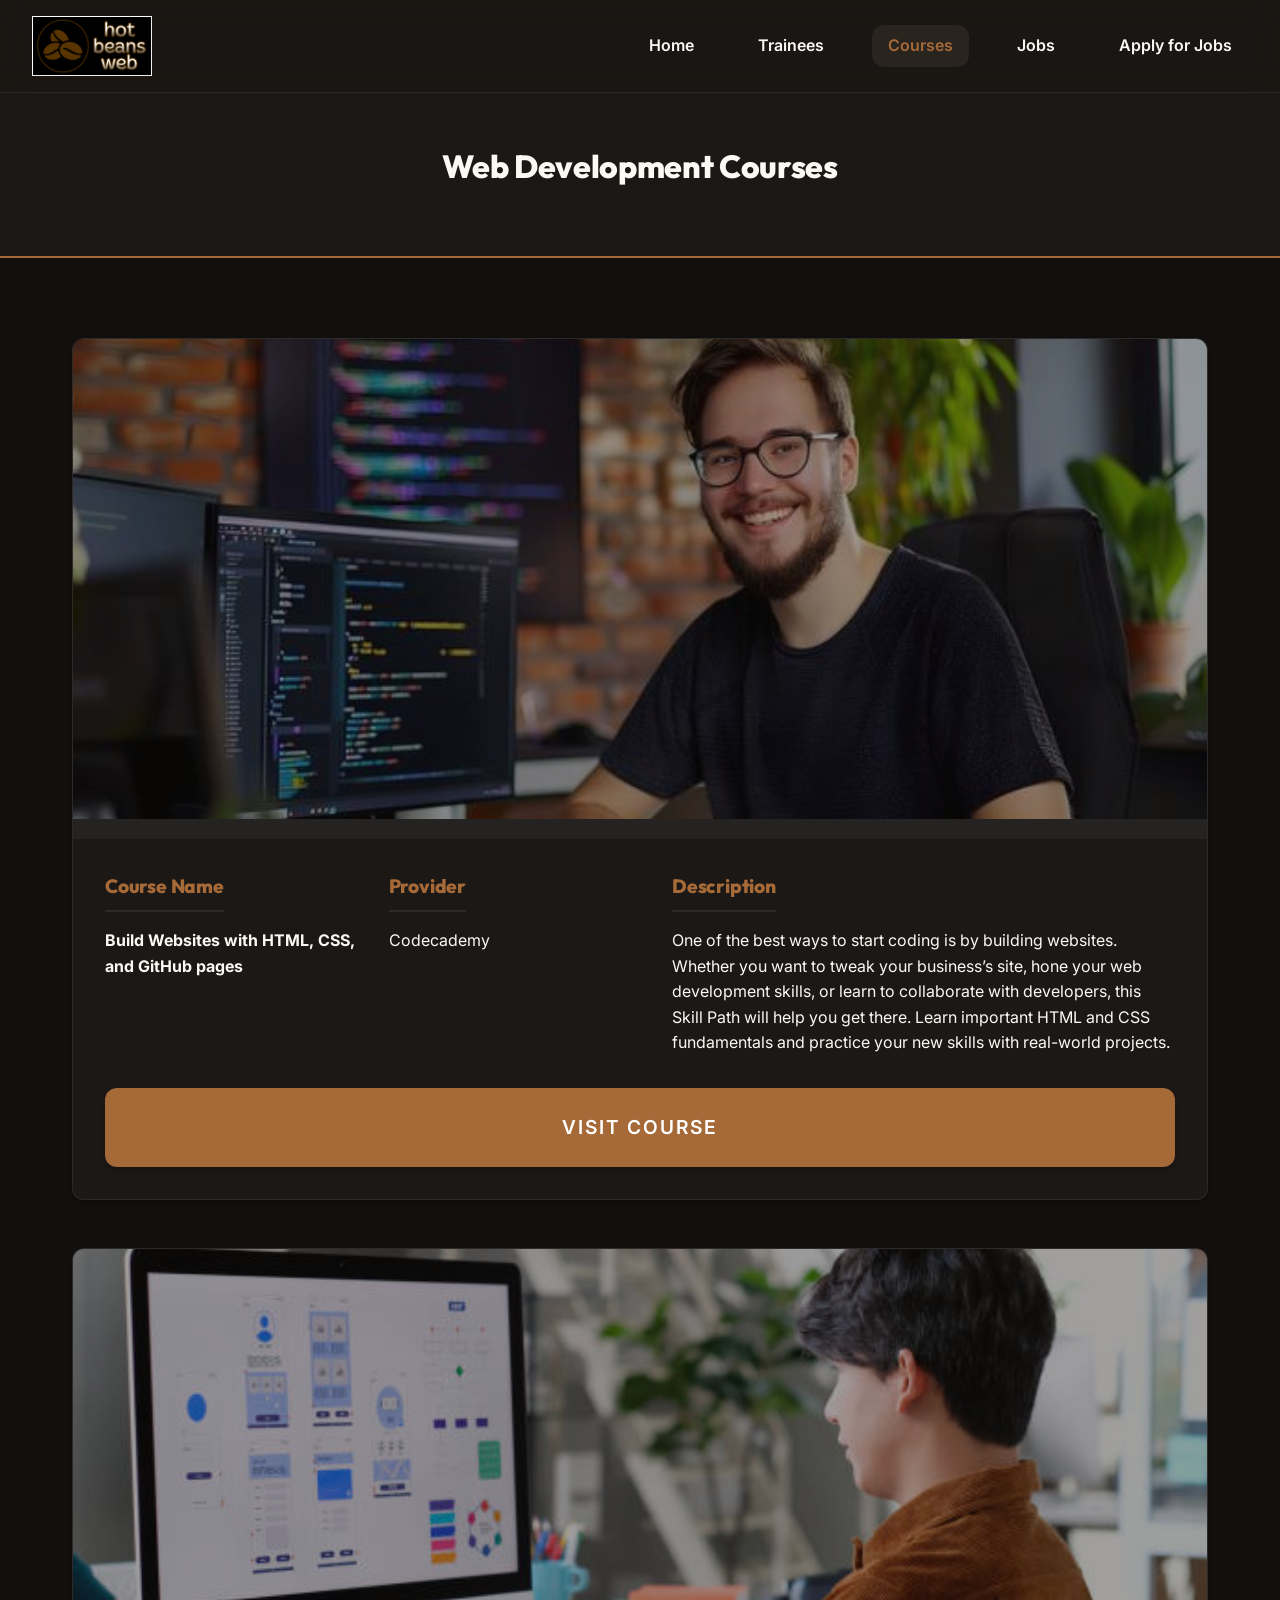
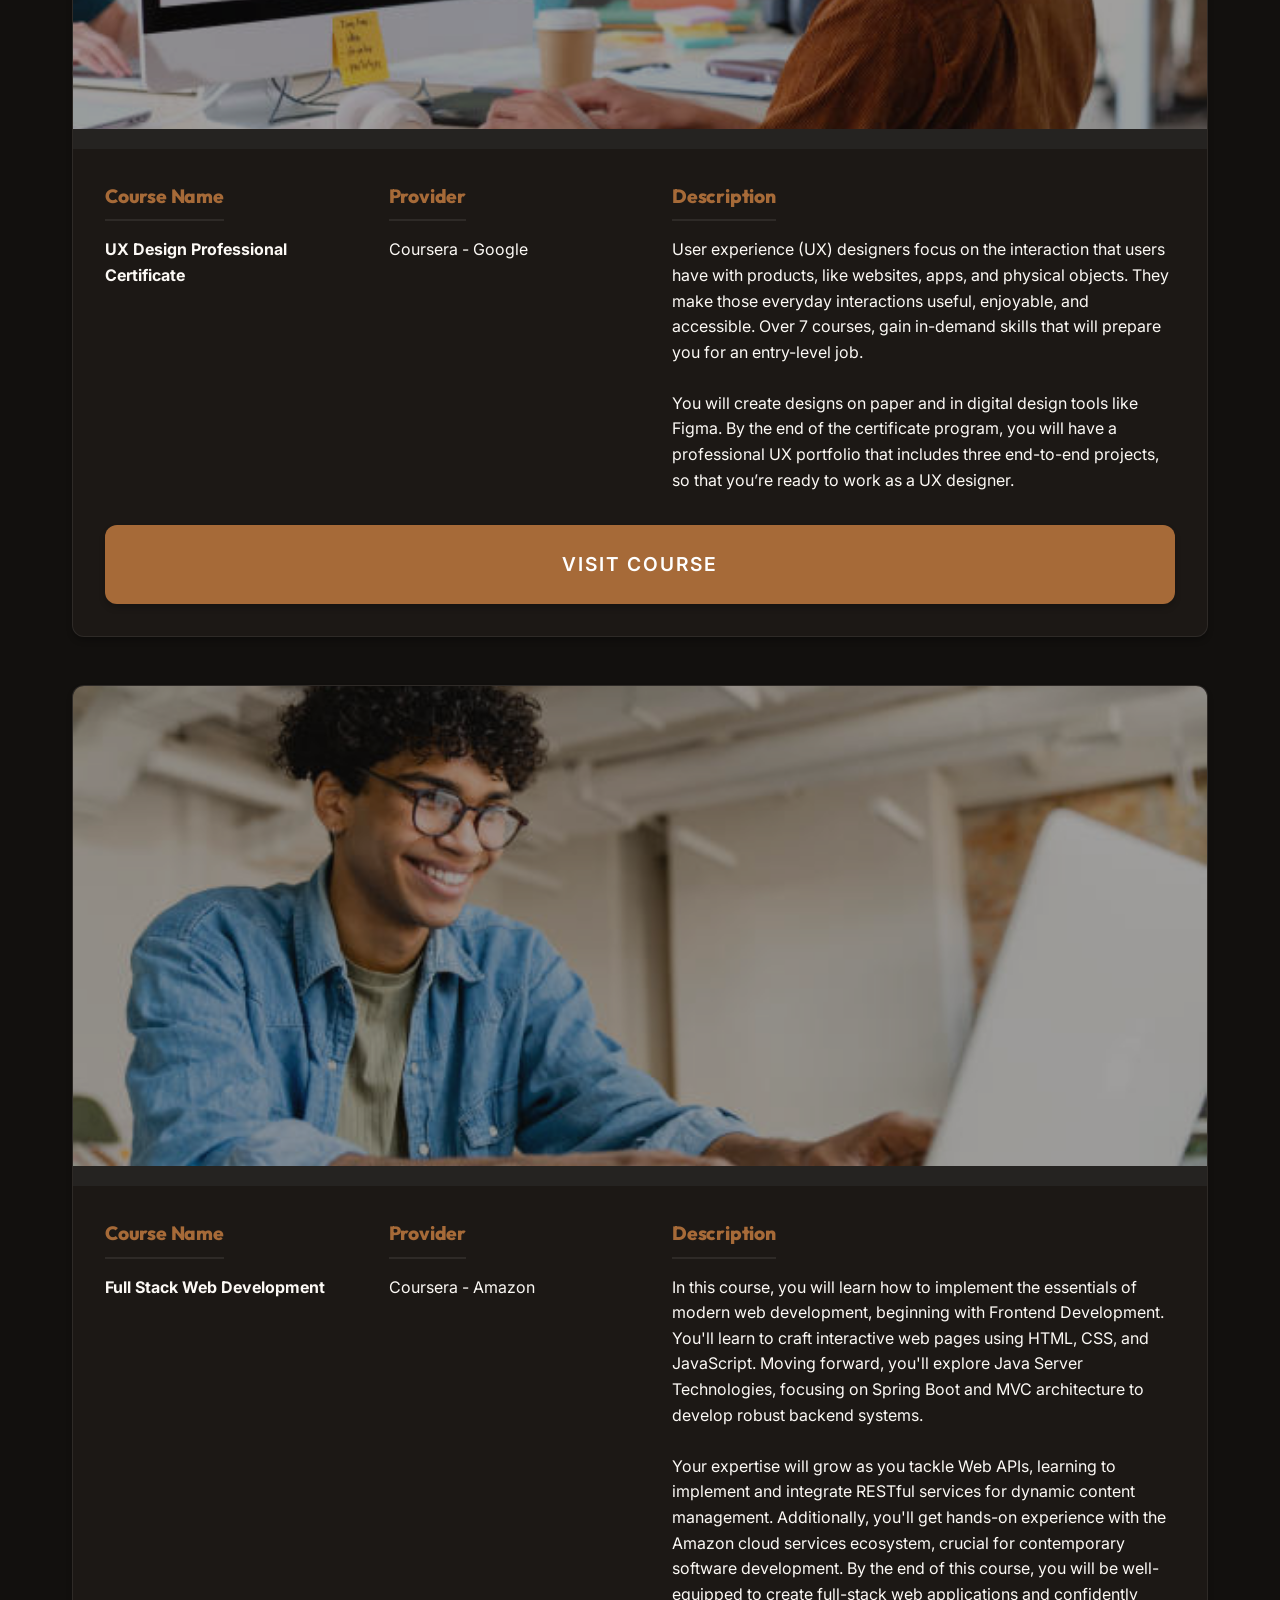
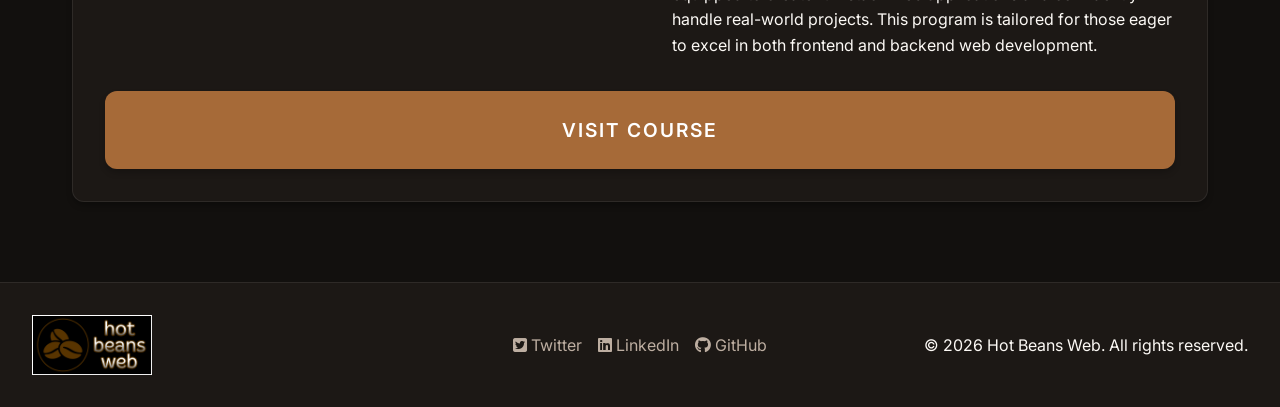
<file: courses.html>
<!DOCTYPE html>
<html lang="en">

<head>
    <link rel="icon" type="image/x-icon" href="assets/tabicon.png">
    <meta charset="UTF-8">
    <meta name="viewport" content="width=device-width, initial-scale=1.0">
    <title>HBW | Courses</title>
    <meta name="description" content="Web development courses recommended by Hot Beans Web.">
    <link rel="stylesheet" href="pagecss/allpages.css">
    <link rel="stylesheet" href="https://cdnjs.cloudflare.com/ajax/libs/font-awesome/6.4.0/css/all.min.css">
    <link rel="stylesheet" href="pagecss/courses.css">
</head>

<body>
    <div id="page-loader">
        <div class="spinner"></div>
    </div>

    <div class="page-header">
        <h1>Web Development Courses</h1>
    </div>

    <main>

        <section class="courses-container">
            <!-- Course 1 -->
            <article class="course-card">
                <div class="course-image">
                    <img src="assets/course images/webbasics.jpeg" alt="Course Image">
                </div>
                <div class="course-details">
                    <div class="course-column">
                        <h3>Course Name</h3>
                        <p><strong>Build Websites with HTML, CSS, and GitHub pages</strong></p>
                    </div>
                    <div class="course-column">
                        <h3>Provider</h3>
                        <p>Codecademy</p>
                    </div>
                    <div class="course-column">
                        <h3>Description</h3>
                        <p>One of the best ways to start coding is by building websites. Whether you want to tweak your
                            business’s site, hone your web development skills, or learn to collaborate with developers,
                            this Skill Path will help you get there. Learn important HTML and CSS fundamentals and
                            practice your new skills with real-world projects.
                        </p>
                    </div>
                </div>
                <div class="course-action">
                    <a href="https://www.codecademy.com/learn/paths/learn-how-to-build-websites" target="_blank"
                        rel="noopener noreferrer" class="btn btn-full">Visit Course</a>
                </div>
            </article>

            <!-- Course 2 -->
            <article class="course-card">
                <div class="course-image">
                    <img src="assets/course images/UXDesign.jpg" alt="Course Image">
                </div>
                <div class="course-details">
                    <div class="course-column">
                        <h3>Course Name</h3>
                        <p><strong>UX Design Professional Certificate</strong></p>
                    </div>
                    <div class="course-column">
                        <h3>Provider</h3>
                        <p>Coursera - Google</p>
                    </div>
                    <div class="course-column">
                        <h3>Description</h3>
                        <p>User experience (UX) designers focus on the interaction that users have with products, like
                            websites, apps, and physical objects. They make those everyday interactions useful,
                            enjoyable, and accessible. Over 7 courses, gain in-demand skills that will prepare you for
                            an entry-level job.
                            <br><br>
                            You will create designs on paper and in digital design tools like Figma. By the end of the
                            certificate program, you will have a professional UX portfolio that includes three
                            end-to-end projects, so that you’re ready to work as a UX designer.
                        </p>
                    </div>
                </div>
                <div class="course-action">
                    <a href="https://www.coursera.org/professional-certificates/google-ux-design" target="_blank"
                        rel="noopener noreferrer" class="btn btn-full">Visit
                        Course</a>
                </div>
            </article>

            <!-- Course 3 -->
            <article class="course-card">
                <div class="course-image">
                    <img src="assets/course images/fullstack.jpg" alt="Course Image">
                </div>
                <div class="course-details">
                    <div class="course-column">
                        <h3>Course Name</h3>
                        <p><strong>Full Stack Web Development</strong></p>
                    </div>
                    <div class="course-column">
                        <h3>Provider</h3>
                        <p>Coursera - Amazon</p>
                    </div>
                    <div class="course-column">
                        <h3>Description</h3>
                        <p>In this course, you will learn how to implement the essentials of modern web development,
                            beginning with Frontend Development. You'll learn to craft interactive web pages using HTML,
                            CSS, and JavaScript. Moving forward, you'll explore Java Server Technologies, focusing on
                            Spring Boot and MVC architecture to develop robust backend systems.</p>
                        <br>
                        <p>Your expertise will grow as you tackle Web APIs, learning to implement and integrate RESTful
                            services for dynamic content management. Additionally, you'll get hands-on experience with
                            the Amazon cloud services ecosystem, crucial for contemporary software development. By the
                            end of this course, you will be well-equipped to create full-stack web applications and
                            confidently handle real-world projects. This program is tailored for those eager to excel in
                            both frontend and backend web development.</p>
                    </div>
                </div>
                <div class="course-action">
                    <a href="https://www.coursera.org/learn/fullstack-web-development" target="_blank"
                        rel="noopener noreferrer" class="btn btn-full">Visit
                        Course</a>
                </div>
            </article>
        </section>
    </main>

    <!-- Header and Footer -->
    <script src="js/components.js"></script>
</body>

</html>
</file>
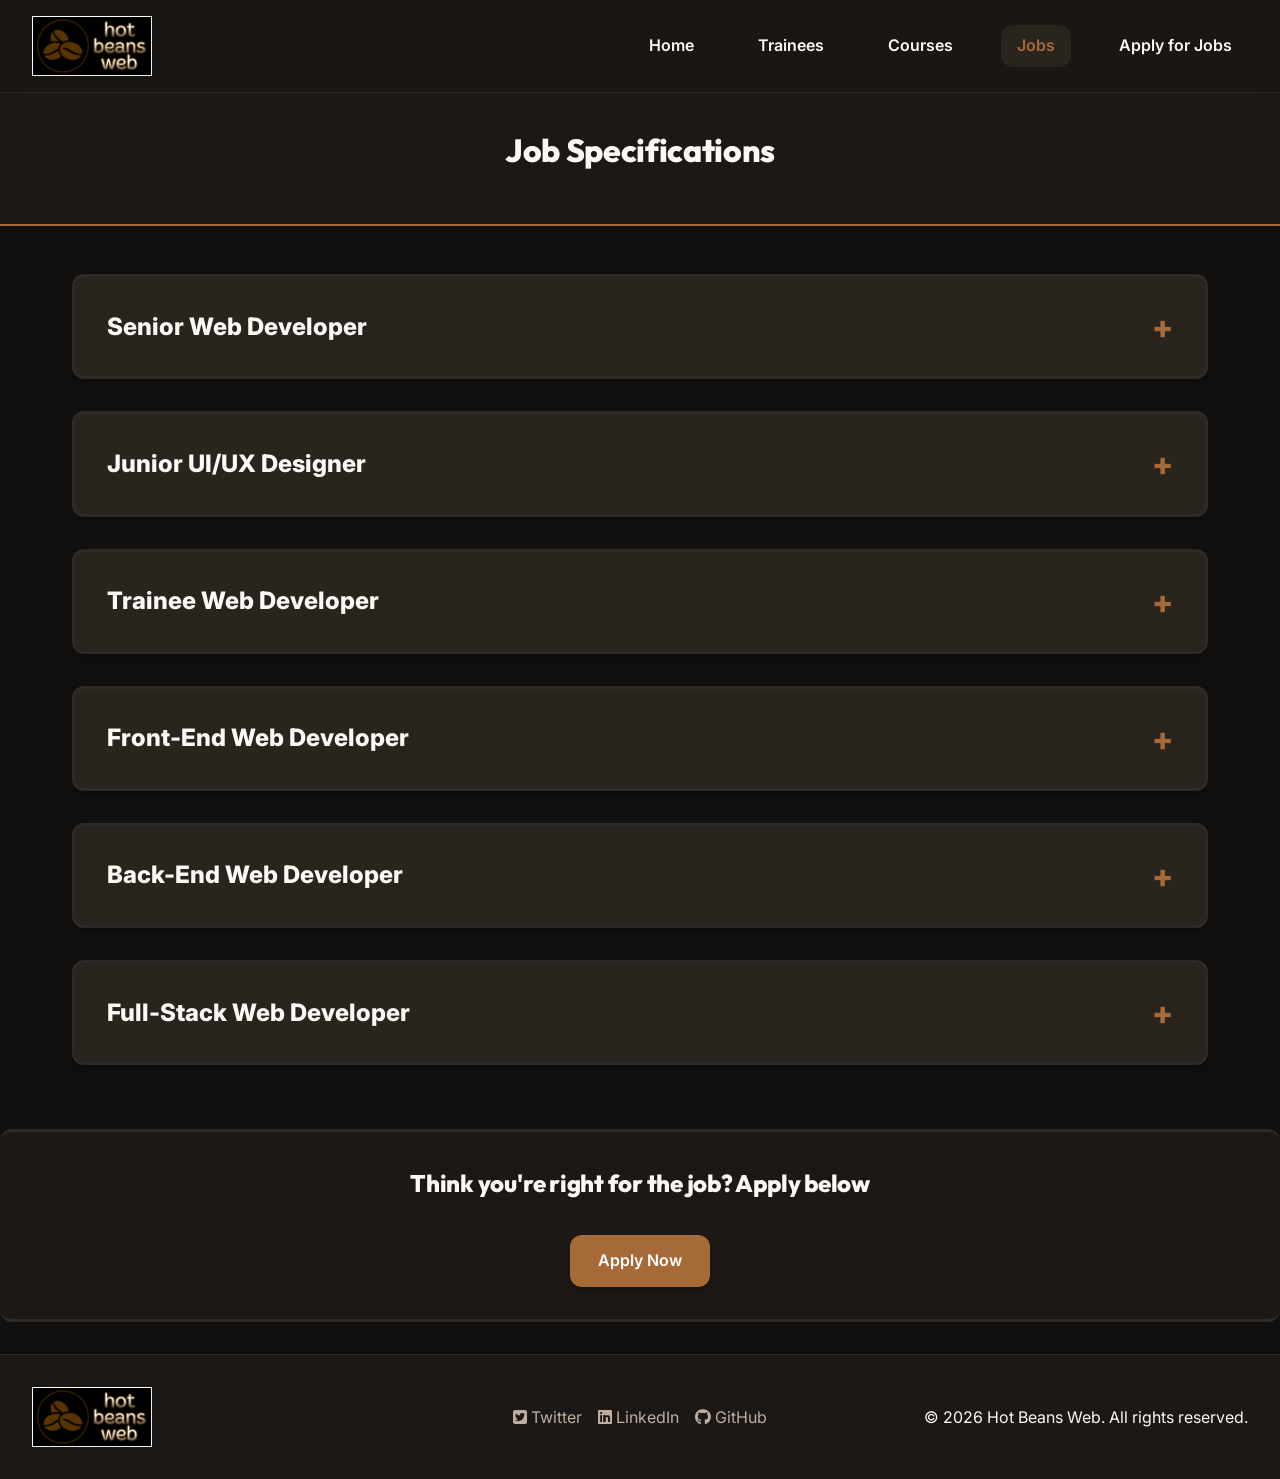
<file: jobspec.html>
<!DOCTYPE html>
<html lang="en">

<head>
    <link rel="icon" type="image/x-icon" href="assets/tabicon.png">
    <meta charset="UTF-8">
    <meta name="viewport" content="width=device-width, initial-scale=1.0">
    <title>HBW | Job Specs</title>
    <meta name="description" content="View the job specifications and requirements for roles at Hot Beans Web.">
    <link rel="stylesheet" href="pagecss/allpages.css">
    <link rel="stylesheet" href="https://cdnjs.cloudflare.com/ajax/libs/font-awesome/6.4.0/css/all.min.css">
    <link rel="stylesheet" href="pagecss/jobspec.css">
</head>

<body>
    <div id="page-loader">
        <div class="spinner"></div>
    </div>

    <div class="page-header">
        <h1>Job Specifications</h1>
    </div>

    <main>

        <!-- Job 1 -->
        <details class="job-accordion">
            <summary>Senior Web Developer</summary>
            <div class="job-grid">
                <div class="grid-item item-title">
                    <h2>Job Title</h2>
                    <p><strong>Senior Web Developer</strong></p>
                </div>

                <div class="grid-item item-image">
                    <img src="assets/jobspecimages/seniordev.jpg" alt="Office Environment">
                </div>

                <div class="grid-item item-desc">
                    <h2>Description</h2>
                    <p>You'll bring years of hands-on experience to the table — leading technical decisions, setting
                        standards for the team, and building robust, scalable web solutions. This is a role for
                        someone who's been around the codebase a few times and knows exactly what good looks like.</p>
                </div>

                <div class="grid-item item-resp">
                    <h2>Responsibilities</h2>
                    <ul>
                        <li>Architect and develop complex web applications.</li>
                        <li>Collaborate with designers to implement sleek, modern UI/UX.</li>
                        <li>Teach junior and trainee web developers.</li>
                        <li>Ensure code quality, performance, and security across all projects.</li>
                    </ul>
                </div>

                <div class="grid-item item-qual">
                    <h2>Required Qualifications</h2>
                    <ul>
                        <li>5+ years of experience in full-stack web development.</li>
                        <li>Bachelor's degree in Computer Science or related field (or equivalent experience).</li>
                        <li>Proven track record of delivering high-quality, production-ready code.</li>
                    </ul>
                </div>

                <div class="grid-item item-skills">
                    <h2>Skills</h2>
                    <ul>
                        <li>Expertise in HTML5, CSS3, JavaScript (ES6+).</li>
                        <li>Deep knowledge of modern frameworks (React, Vue, or Angular).</li>
                        <li>Experience with backend technologies (Node.js, Python, or Ruby).</li>
                        <li>Familiarity with database architecture (SQL and NoSQL).</li>
                        <li>Proficiency with Git, CI/CD, and Agile methodologies.</li>
                        <li>Excellent communication and teamwork skills.</li>
                    </ul>
                </div>

                <div class="grid-item item-wages">
                    <h2>Wages</h2>
                    <p>
                        £26-£35/hour
                        <br>
                        £55,000-£70,000/year
                    </p>
                </div>
            </div>
        </details>

        <!-- Job 2 -->
        <details class="job-accordion">
            <summary>Junior UI/UX Designer</summary>
            <div class="job-grid">
                <div class="grid-item item-title">
                    <h2>Job Title</h2>
                    <p><strong>Junior UI/UX Designer</strong></p>
                </div>

                <div class="grid-item item-image">
                    <img src="assets/jobspecimages/UIDev.jpg" alt="Design Environment">
                </div>

                <div class="grid-item item-desc">
                    <h2>Description</h2>
                    <p>We need someone to help us make the internet look a little bit better. You'll be working right
                        alongside our developers to turn loose ideas and wireframes into interfaces that feel incredibly
                        satisfying to use.</p>
                </div>

                <div class="grid-item item-resp">
                    <h2>Responsibilities</h2>
                    <ul>
                        <li>Create wireframes, mockups, and prototypes for web applications.</li>
                        <li>Design modern, visually stunning user interfaces.</li>
                        <li>Conduct user research to improve usability.</li>
                        <li>Collaborate with developers to ensure accurate implementation.</li>
                    </ul>
                </div>

                <div class="grid-item item-qual">
                    <h2>Required Qualifications</h2>
                    <ul>
                        <li>1-2 years of experience in UI/UX design (or strong portfolio).</li>
                        <li>Degree or bootcamp certification in Design or Human-Computer Interaction.</li>
                        <li>A keen eye for typography, color theory, and layout.</li>
                    </ul>
                </div>

                <div class="grid-item item-skills">
                    <h2>Skills</h2>
                    <ul>
                        <li>Proficiency in Figma, Sketch, or Adobe XD.</li>
                        <li>Basic understanding of HTML and CSS limitations.</li>
                        <li>Strong communication and presentation skills.</li>
                        <li>Ability to iterate rapidly based on feedback.</li>
                    </ul>
                </div>

                <div class="grid-item item-wages">
                    <h2>Wages</h2>
                    <p>
                        £17-£20/hour
                        <br>
                        £35,000-£42,000/year
                    </p>
                </div>
            </div>
        </details>

        <!-- Job 3 -->
        <details class="job-accordion">
            <summary>Trainee Web Developer</summary>
            <div class="job-grid">
                <div class="grid-item item-title">
                    <h2>Job Title</h2>
                    <p><strong>Trainee Web Developer</strong></p>
                </div>

                <div class="grid-item item-image">
                    <img src="assets/jobspecimages/traineedev.jpg" alt="Trainee Environment">
                </div>

                <div class="grid-item item-desc">
                    <h2>Description</h2>
                    <p>You don't need to know everything yet, but you do need to be eager to learn. This role is all
                        about rolling up your sleeves, writing real code, and figuring things out with the support of
                        our senior developers. We'll help you improve your web development skills in a fast-paced but
                        super supportive environment.</p>
                </div>

                <div class="grid-item item-resp">
                    <h2>Responsibilities</h2>
                    <ul>
                        <li>Write clean, functional code (with guidance and code reviews).</li>
                        <li>Squash bugs and help optimize our existing web projects.</li>
                        <li>Pair program with our senior developers to learn the ropes.</li>
                        <li>Ask lots of questions and soak up knowledge like a sponge.</li>
                    </ul>
                </div>

                <div class="grid-item item-qual">
                    <h2>Required Qualifications</h2>
                    <ul>
                        <li>Certificate/Bootcamp Training in Web Development or in a related field</li>
                        <li>Must be at least 16 years old</li>
                    </ul>
                </div>

                <div class="grid-item item-skills">
                    <h2>Skills</h2>
                    <ul>
                        <li>Understanding of HTML, CSS, and JavaScript.</li>
                        <li>Basic understanding of frameworks and libraries.</li>
                        <li>Good communication skills.</li>
                        <li>Ability to work in a team</li>
                        <li>Eagerness to learn.</li>
                    </ul>
                </div>

                <div class="grid-item item-wages">
                    <h2>Wages</h2>
                    <p>
                        £8-£12/hour
                        <br>
                        £18,000-£20,000/year
                    </p>
                </div>
            </div>
        </details>

        <!-- Job 4 -->
        <details class="job-accordion">
            <summary>Front-End Web Developer</summary>
            <div class="job-grid">
                <div class="grid-item item-title">
                    <h2>Job Title</h2>
                    <p><strong>Front-End Web Developer</strong></p>
                </div>

                <div class="grid-item item-image">
                    <img src="assets/jobspecimages/frontend.jpg" alt="Office Environment">
                </div>

                <div class="grid-item item-desc">
                    <h2>Description</h2>
                    <p>We're looking for a Front-End Web Developer who takes real pride in what users see and feel.
                        You'll be turning designs into fast, polished, and accessible web experiences — someone who
                        obsesses over the details, knows their way around modern JavaScript frameworks, and understands
                        that a great interface is about more than just making things look good.</p>
                </div>

                <div class="grid-item item-resp">
                    <h2>Responsibilities</h2>
                    <ul>
                        <li>Build responsive, accessible, and performant user interfaces.</li>
                        <li>Translate designs and wireframes into clean, maintainable code.</li>
                        <li>Collaborate closely with designers and back-end developers.</li>
                        <li>Optimise pages for speed, SEO, and cross-browser compatibility.</li>
                        <li>Maintain and improve existing front-end codebases.</li>
                    </ul>
                </div>

                <div class="grid-item item-qual">
                    <h2>Required Qualifications</h2>
                    <ul>
                        <li>2+ years of experience in front-end development.</li>
                        <li>Degree, bootcamp, or equivalent hands-on experience.</li>
                        <li>Strong portfolio demonstrating real shipped projects.</li>
                        <li>Solid understanding of web performance and accessibility standards.</li>
                    </ul>
                </div>

                <div class="grid-item item-skills">
                    <h2>Skills</h2>
                    <ul>
                        <li>Expertise in HTML5, CSS3, JavaScript (ES6+).</li>
                        <li>Proficiency with a modern framework such as React, Vue, or Svelte.</li>
                        <li>Experience with responsive design and CSS preprocessors (SASS/SCSS).</li>
                        <li>Familiarity with version control using Git.</li>
                        <li>Understanding of web accessibility (WCAG) and SEO best practices.</li>
                        <li>Ability to work from Figma or similar design tools.</li>
                    </ul>
                </div>

                <div class="grid-item item-wages">
                    <h2>Wages</h2>
                    <p>
                        £26-£35/hour
                        <br>
                        £55,000-£70,000/year
                    </p>
                </div>
            </div>
        </details>

        <!-- Job 5 -->
        <details class="job-accordion">
            <summary>Back-End Web Developer</summary>
            <div class="job-grid">
                <div class="grid-item item-title">
                    <h2>Job Title</h2>
                    <p><strong>Back-End Web Developer</strong></p>
                </div>

                <div class="grid-item item-image">
                    <img src="assets/jobspecimages/backend.jpg" alt="Design Environment">
                </div>

                <div class="grid-item item-desc">
                    <h2>Description</h2>
                    <p>We're looking for a Back-End Web Developer who's comfortable in the engine room. You'll be
                        building and maintaining the server-side logic, databases, and APIs that power our web
                        applications — someone who values clean architecture, reliable performance, and code that other
                        developers actually enjoy working with.</p>
                </div>

                <div class="grid-item item-resp">
                    <h2>Responsibilities</h2>
                    <ul>
                        <li>Design and maintain server-side logic and RESTful APIs.</li>
                        <li>Manage and optimise databases (SQL and NoSQL).</li>
                        <li>Ensure application security, scalability, and performance.</li>
                        <li>Collaborate with front-end developers on API integration.</li>
                        <li>Write thorough documentation and maintain code quality.</li>
                    </ul>
                </div>

                <div class="grid-item item-qual">
                    <h2>Required Qualifications</h2>
                    <ul>
                        <li>2+ years of back-end development experience.</li>
                        <li>Degree, bootcamp, or equivalent practical experience.</li>
                        <li>Solid understanding of databases and server architecture.</li>
                        <li>Experience with authentication, security, and data protection.</li>
                    </ul>
                </div>

                <div class="grid-item item-skills">
                    <h2>Skills</h2>
                    <ul>
                        <li>Proficiency in Node.js, Python, Ruby, or similar backend language.</li>
                        <li>Experience with databases such as MongoDB, PostgreSQL, or MySQL.</li>
                        <li>Strong understanding of RESTful API design and integration.</li>
                        <li>Familiarity with cloud platforms (AWS, GCP, or Azure).</li>
                        <li>Version control with Git and experience in CI/CD pipelines.</li>
                        <li>Understanding of web security best practices.</li>
                    </ul>
                </div>

                <div class="grid-item item-wages">
                    <h2>Wages</h2>
                    <p>
                        £17-£20/hour
                        <br>
                        £35,000-£42,000/year
                    </p>
                </div>
            </div>
        </details>

        <!-- Job 6 -->
        <details class="job-accordion">
            <summary>Full-Stack Web Developer</summary>
            <div class="job-grid">
                <div class="grid-item item-title">
                    <h2>Job Title</h2>
                    <p><strong>Full-Stack Web Developer</strong></p>
                </div>

                <div class="grid-item item-image">
                    <img src="assets/jobspecimages/fullstack.jpg" alt="Trainee Environment">
                </div>

                <div class="grid-item item-desc">
                    <h2>Description</h2>
                    <p>We need a Full-Stack Web Developer who's equally at home in the browser and on the server. You'll
                        be taking features from concept to completion — handling everything from slick front-end
                        interfaces to solid back-end logic and database design. If you like variety, ownership, and
                        shipping things end-to-end, this is the role for you.</p>
                </div>

                <div class="grid-item item-resp">
                    <h2>Responsibilities</h2>
                    <ul>
                        <li>Develop and maintain both front-end and back-end features.</li>
                        <li>Design and consume RESTful APIs across the full stack.</li>
                        <li>Collaborate with designers and other developers on delivery.</li>
                        <li>Ensure performance, security, and reliability across projects.</li>
                        <li>Contribute to architectural decisions and code reviews.</li>
                    </ul>
                </div>

                <div class="grid-item item-qual">
                    <h2>Required Qualifications</h2>
                    <ul>
                        <li>2+ years of full-stack development experience.</li>
                        <li>Degree, bootcamp, or strong portfolio of shipped projects.</li>
                        <li>Demonstrated ability to work across both front and back end.</li>
                        <li>Good problem-solving skills and attention to detail.</li>
                    </ul>
                </div>

                <div class="grid-item item-skills">
                    <h2>Skills</h2>
                    <ul>
                        <li>Proficiency in HTML5, CSS3, and JavaScript (ES6+).</li>
                        <li>Experience with a front-end framework such as React or Vue.</li>
                        <li>Back-end experience with Node.js, Express, or similar.</li>
                        <li>Database knowledge across SQL and NoSQL (e.g. MongoDB, PostgreSQL).</li>
                        <li>Confident with Git, REST APIs, and Agile workflows.</li>
                        <li>Ability to context-switch between front and back end effectively.</li>
                    </ul>
                </div>

                <div class="grid-item item-wages">
                    <h2>Wages</h2>
                    <p>
                        £20-£28/hour
                        <br>
                        £40,000-£55,000/year
                    </p>
                </div>
            </div>
        </details>

        </details>
    </main>

    <section class="cta-container">
        <h2>Think you're right for the job? Apply below</h2>
        <a href="apply.html" class="btn">Apply Now</a>
    </section>

    <!-- Header and Footer -->
    <script src="js/components.js"></script>
</body>

</html>
</file>
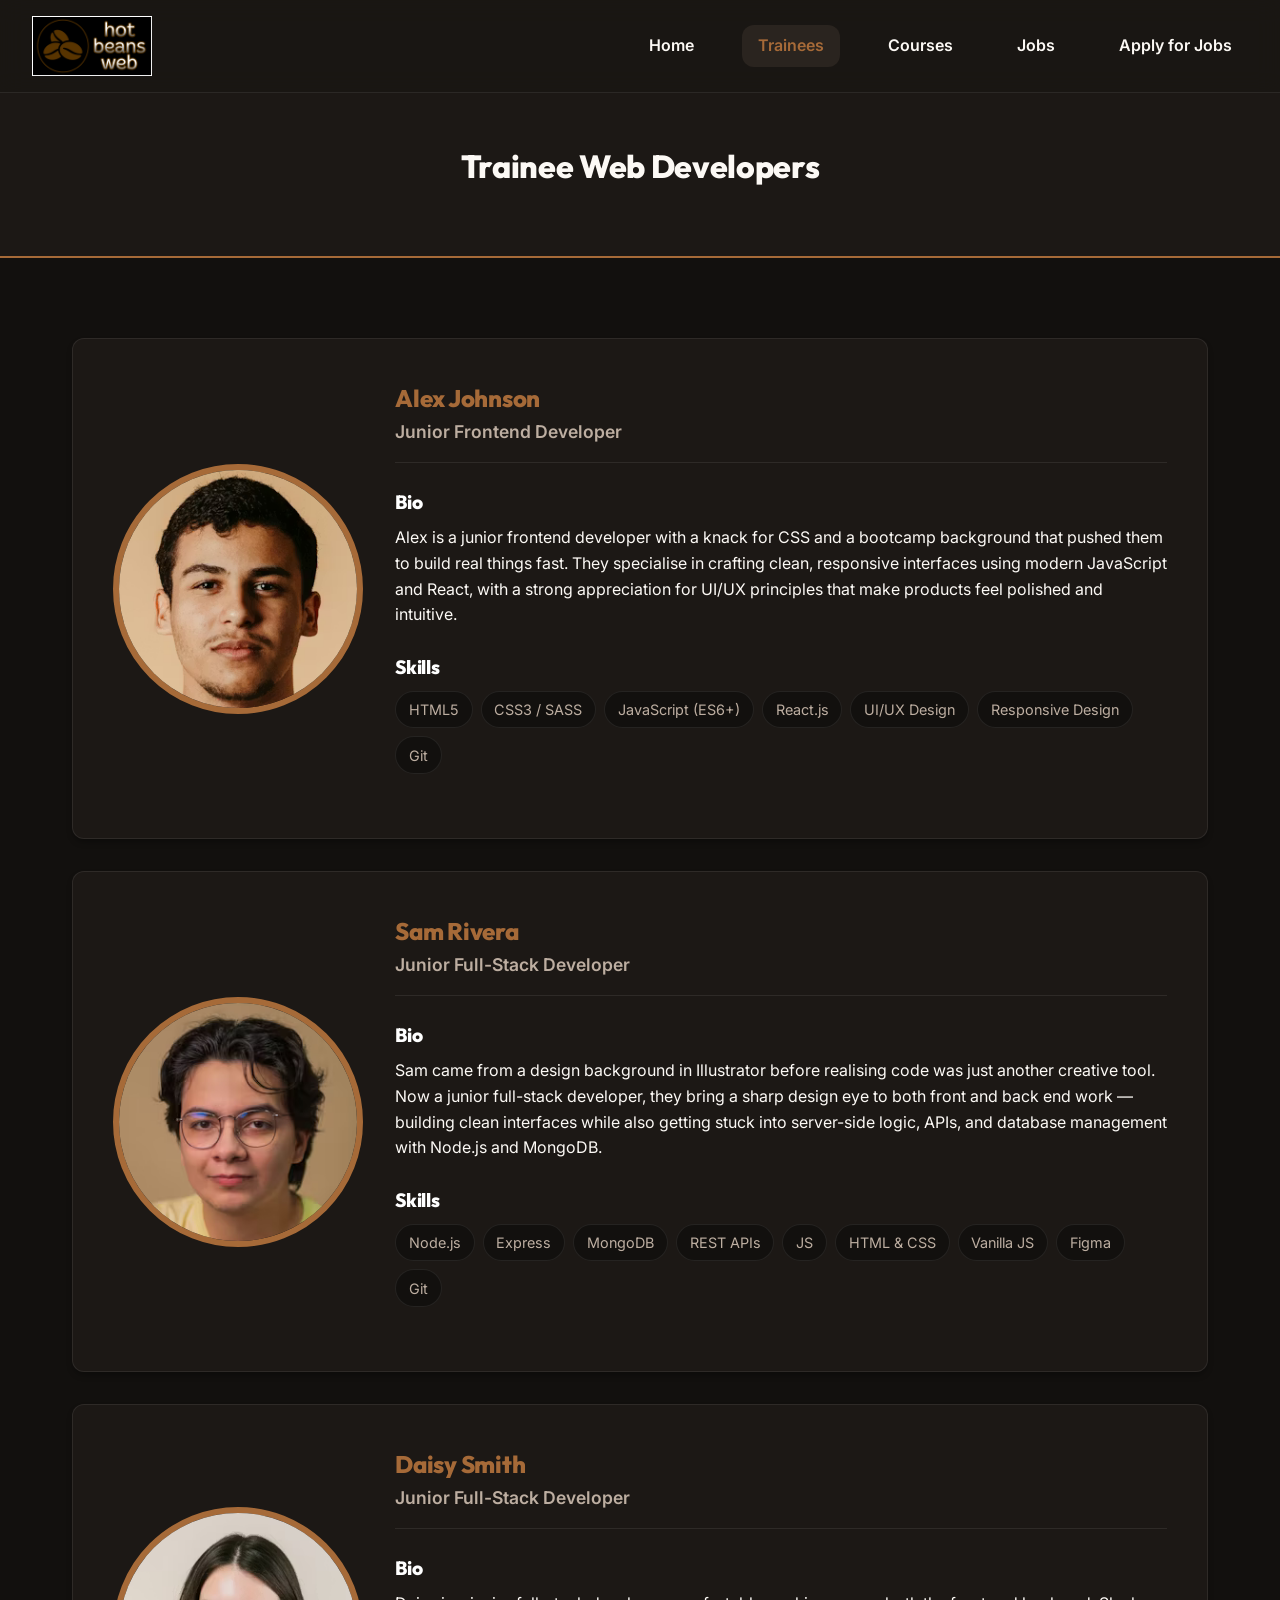
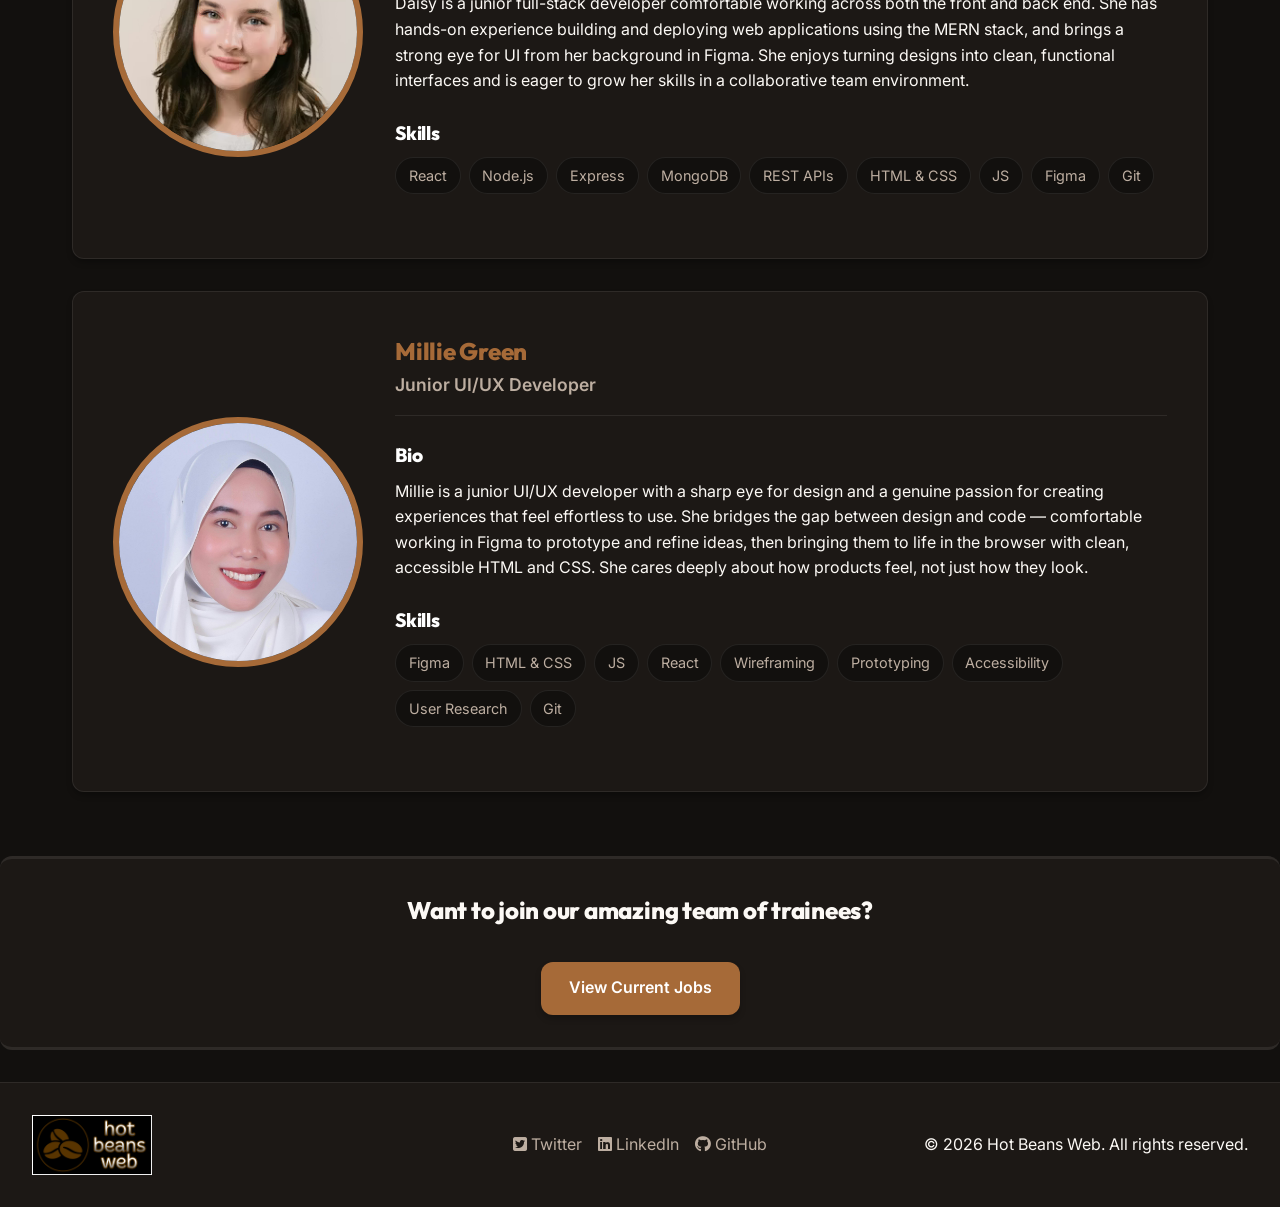
<file: trainees.html>
<!DOCTYPE html>
<html lang="en">

<head>
    <link rel="icon" type="image/x-icon" href="assets/tabicon.png">
    <meta charset="UTF-8">
    <meta name="viewport" content="width=device-width, initial-scale=1.0">
    <title>HBW | Trainee Devs</title>
    <meta name="description" content="Meet our trainee web developers at Hot Beans Web.">
    <link rel="stylesheet" href="pagecss/allpages.css">
    <link rel="stylesheet" href="https://cdnjs.cloudflare.com/ajax/libs/font-awesome/6.4.0/css/all.min.css">
    <link rel="stylesheet" href="pagecss/trainees.css">
</head>

<body>
    <div id="page-loader">
        <div class="spinner"></div>
    </div>

    <div class="page-header">
        <h1>Trainee Web Developers</h1>
    </div>

    <main>

        <section class="profiles-container">
            <!-- Profile 1 -->
            <article class="profile-card">
                <div class="profile-photo">
                    <img src="assets/trainee profile pictures/AlexJohnson.png" alt="Trainee Photo">
                </div>
                <div class="profile-info">
                    <div class="profile-header">
                        <h2>Alex Johnson</h2>
                        <div class="role">Junior Frontend Developer</div>
                    </div>
                    <div class="profile-section">
                        <h3>Bio</h3>
                        <p>Alex is a junior frontend developer with a knack for CSS and a bootcamp background that
                            pushed
                            them to build real things fast. They specialise in crafting clean, responsive interfaces
                            using modern JavaScript and React, with a strong appreciation for UI/UX principles that make
                            products feel polished and intuitive.</p>
                    </div>
                    <div class="profile-section">
                        <h3>Skills</h3>
                        <ul class="skills-list">
                            <li>HTML5</li>
                            <li>CSS3 / SASS</li>
                            <li>JavaScript (ES6+)</li>
                            <li>React.js</li>
                            <li>UI/UX Design</li>
                            <li>Responsive Design</li>
                            <li>Git</li>
                        </ul>
                    </div>
                </div>
            </article>

            <!-- Profile 2 -->
            <article class="profile-card">
                <div class="profile-photo">
                    <img src="assets/trainee profile pictures/SamRivera.png" alt="Trainee Photo">
                </div>
                <div class="profile-info">
                    <div class="profile-header">
                        <h2>Sam Rivera</h2>
                        <div class="role">Junior Full-Stack Developer</div>
                    </div>
                    <div class="profile-section">
                        <h3>Bio</h3>
                        <p>Sam came from a design background in Illustrator before realising code was just another
                            creative tool. Now a junior full-stack developer, they bring a sharp design eye to both
                            front and back end work — building clean interfaces while also getting stuck into
                            server-side logic, APIs, and database management with Node.js and MongoDB.
                        </p>
                    </div>
                    <div class="profile-section">
                        <h3>Skills</h3>
                        <ul class="skills-list">
                            <li>Node.js</li>
                            <li>Express</li>
                            <li>MongoDB</li>
                            <li>REST APIs</li>
                            <li>JS</li>
                            <li>HTML & CSS</li>
                            <li>Vanilla JS</li>
                            <li>Figma</li>
                            <li>Git</li>
                        </ul>
                    </div>
                </div>
            </article>

            <!-- Profile 3 -->
            <article class="profile-card">
                <div class="profile-photo">
                    <img src="assets/trainee profile pictures/DaisySmith.png" alt="Trainee Photo">
                </div>
                <div class="profile-info">
                    <div class="profile-header">
                        <h2>Daisy Smith</h2>
                        <div class="role">Junior Full-Stack Developer</div>
                    </div>
                    <div class="profile-section">
                        <h3>Bio</h3>
                        <p>Daisy is a junior full-stack developer comfortable working across both the front and back
                            end. She has hands-on experience building and deploying web applications using the MERN
                            stack, and brings a strong eye for UI from her background in Figma. She enjoys turning
                            designs into clean, functional interfaces and is eager to grow her skills in a collaborative
                            team environment.
                        </p>
                    </div>
                    <div class="profile-section">
                        <h3>Skills</h3>
                        <ul class="skills-list">
                            <li>React</li>
                            <li>Node.js</li>
                            <li>Express</li>
                            <li>MongoDB</li>
                            <li>REST APIs</li>
                            <li>HTML & CSS</li>
                            <li>JS</li>
                            <li>Figma</li>
                            <li>Git</li>
                        </ul>
                    </div>
                </div>
            </article>

            <!-- Profile 4 -->
            <article class="profile-card">
                <div class="profile-photo">
                    <img src="assets/trainee profile pictures/MillieGreen.jpg" alt="Trainee Photo">
                </div>
                <div class="profile-info">
                    <div class="profile-header">
                        <h2>Millie Green</h2>
                        <div class="role">Junior UI/UX Developer</div>
                    </div>
                    <div class="profile-section">
                        <h3>Bio</h3>
                        <p>Millie is a junior UI/UX developer with a sharp eye for design and a genuine passion for
                            creating experiences that feel effortless to use. She bridges the gap between design and
                            code — comfortable working in Figma to prototype and refine ideas, then bringing them to
                            life in the browser with clean, accessible HTML and CSS. She cares deeply about how
                            products feel, not just how they look.
                        </p>
                    </div>
                    <div class="profile-section">
                        <h3>Skills</h3>
                        <ul class="skills-list">
                            <li>Figma</li>
                            <li>HTML & CSS</li>
                            <li>JS</li>
                            <li>React</li>
                            <li>Wireframing</li>
                            <li>Prototyping</li>
                            <li>Accessibility</li>
                            <li>User Research</li>
                            <li>Git</li>
                        </ul>
                    </div>
                </div>
            </article>
        </section>

        </section>
    </main>

    <section class="cta-container">
        <h2>Want to join our amazing team of trainees?</h2>
        <a href="jobspec.html" class="btn">View Current Jobs</a>
    </section>

    <!-- Header and Footer -->
    <script src="js/components.js"></script>
</body>

</html>
</file>
<file: pagecss/allpages.css>
@import url('https://fonts.googleapis.com/css2?family=Inter:wght@300;400;600;800&family=Outfit:wght@400;600;800&display=swap');

:root {
    --bg-color: #12100e;
    --surface-color: #1c1815;
    --surface-hover: #2a241f;
    --primary-color: #a66a38;
    --primary-hover: #c98b55;
    --text-main: #fcf9f5;
    --text-muted: #bdaea1;
    --border-color: rgba(255, 255, 255, 0.08);
    --font-family: 'Inter', sans-serif;
    --font-heading: 'Outfit', sans-serif;
    --transition-speed: 0.3s;
    --border-radius: 12px;
}

* {
    box-sizing: border-box;
    margin: 0;
    padding: 0;
}

body {
    font-family: var(--font-family);
    background-color: var(--bg-color);
    color: var(--text-main);
    line-height: 1.6;
    display: flex;
    flex-direction: column;
    min-height: 100vh;
}

/* Typography */
h1,
h2,
h3,
h4 {
    font-family: var(--font-heading);
    font-weight: 800;
    margin-bottom: 1rem;
    letter-spacing: -0.01em;
}

a {
    color: var(--primary-color);
    text-decoration: none;
    transition: color var(--transition-speed);
}

a:hover {
    color: var(--primary-hover);
}

/* Layout */
main {
    flex: 1;
    padding: 2rem;
    max-width: 1200px;
    margin: 0 auto;
    width: 100%;
}

/* Header */
header {
    background-color: rgba(28, 24, 21, 0.85);
    backdrop-filter: blur(12px);
    -webkit-backdrop-filter: blur(12px);
    border-bottom: 1px solid var(--border-color);
    padding: 1rem 2rem;
    display: flex;
    justify-content: space-between;
    align-items: center;
    position: sticky;
    top: 0;
    z-index: 100;
    transition: transform 0.3s ease-in-out;
}

header.header--hidden {
    transform: translateY(-100%);
}

.logo-container {
    display: flex;
    align-items: center;
    gap: 1rem;
    font-family: var(--font-heading);
    font-weight: 800;
    font-size: 1.2rem;
    color: var(--text-main);
    text-transform: uppercase;
    letter-spacing: 0.05em;
}

.logo-container img {
    max-height: 60px;
    width: auto;
}

nav ul {
    list-style: none;
    display: flex;
    align-items: center;
    gap: 2rem;
}

nav ul li a {
    display: block;
    color: var(--text-main);
    font-weight: 600;
    padding: 0.5rem 1rem;
    border-radius: var(--border-radius);
    transition: background-color var(--transition-speed), color var(--transition-speed);
}

nav ul li a:hover,
nav ul li a.active {
    background-color: var(--surface-hover);
    color: var(--primary-color);
}

.hamburger {
    display: none;
    background: none;
    border: none;
    color: var(--text-main);
    font-size: 1.5rem;
    cursor: pointer;
}

/* Buttons */
.btn {
    display: inline-block;
    background-color: var(--primary-color);
    color: #fff;
    padding: 0.85rem 1.75rem;
    border: none;
    border-radius: var(--border-radius);
    font-weight: 600;
    cursor: pointer;
    transition: all var(--transition-speed) ease;
    text-align: center;
    box-shadow: 0 4px 6px rgba(0, 0, 0, 0.2);
}

.btn:hover {
    background-color: var(--primary-hover);
    transform: translateY(-3px);
    box-shadow: 0 10px 15px rgba(166, 106, 56, 0.3);
    color: #fff;
}

.btn-secondary {
    background-color: transparent;
    border: 2px solid var(--border-color);
    color: var(--text-main);
}

.btn-secondary:hover {
    border-color: var(--primary-color);
    background-color: rgba(230, 32, 32, 0.1);
}

/* Sections & Cards */
.section-title {
    text-align: center;
    margin-bottom: 3rem;
    font-size: 2.5rem;
}

.card {
    background-color: var(--surface-color);
    border: 1px solid var(--border-color);
    border-radius: var(--border-radius);
    padding: 2.5rem 2rem;
    transition: transform 0.4s cubic-bezier(0.175, 0.885, 0.32, 1.275), box-shadow 0.4s ease;
    box-shadow: 0 4px 6px -1px rgba(0, 0, 0, 0.3);
}

.card:hover {
    transform: translateY(-8px);
    box-shadow: 0 20px 25px -5px rgba(0, 0, 0, 0.5), 0 10px 10px -5px rgba(0, 0, 0, 0.3);
    border-color: rgba(166, 106, 56, 0.4);
}

/* Footer */
footer {
    background-color: var(--surface-color);
    border-top: 1px solid var(--border-color);
    padding: 2rem;
    display: flex;
    justify-content: space-between;
    align-items: center;
    flex-wrap: wrap;
    gap: 2rem auto;
    margin-top: auto;
}

.footer-section {
    flex: 1;
    min-width: 200px;
    display: flex;
    justify-content: center;
}

.footer-section:first-child {
    justify-content: flex-start;
}

.footer-section:last-child {
    justify-content: flex-end;
}

.socials a {
    margin: 0 0.5rem;
    color: var(--text-muted);
}

.socials a:hover {
    color: var(--primary-color);
}

/* Reusable Wide Banner for Images */
.wide-banner {
    width: 100%;
    height: 400px;
    margin: 2rem auto 4rem auto;
    border-radius: var(--border-radius);
    overflow: hidden;
    border: 6px solid rgba(166, 106, 56, 0.3);
    box-shadow: 0 10px 30px rgba(0, 0, 0, 0.4);
}

.wide-banner img {
    width: 100%;
    height: 100%;
    object-fit: cover;
    transition: opacity var(--transition-speed), transform 0.5s ease;
}

.wide-banner:hover img {
    transform: scale(1.04);
}

/* Forms */
form {
    display: flex;
    flex-direction: column;
    gap: 1.5rem;
}

.form-group {
    display: flex;
    flex-direction: column;
    gap: 0.5rem;
}

.form-group label {
    font-weight: 600;
}

input,
textarea,
select {
    background-color: var(--bg-color);
    border: 1px solid var(--border-color);
    color: var(--text-main);
    padding: 1rem;
    border-radius: var(--border-radius);
    font-family: var(--font-family);
    transition: border-color var(--transition-speed);
}

input:focus,
textarea:focus,
select:focus {
    outline: none;
    border-color: var(--primary-color);
}

/* Responsive */
@media (max-width: 820px) {
    nav ul {
        display: none;
        flex-direction: column;
        position: absolute;
        top: 100%;
        left: 0;
        right: 0;
        background-color: var(--surface-color);
        padding: 1rem;
        border-bottom: 1px solid var(--border-color);
    }

    .logo-container img {
        max-height: 90px;
    }

    header .logo-container {
        margin-left: 0;
    }

    footer .logo-container {
        margin-bottom: 1.5rem;
    }

    nav ul.active {
        display: flex;
    }

    .hamburger {
        display: block;
    }

    footer {
        flex-direction: column;
        text-align: center;
    }

    .footer-section {
        justify-content: center !important;
    }
}

/* Grid Layouts for Specific Pages */
.grid-2 {
    display: grid;
    grid-template-columns: 1fr 1fr;
    gap: 2rem;
}

/* Secondary Footer (CTA Container) */
.cta-container {
    text-align: center;
    padding: 2rem;
    background-color: var(--surface-color);
    border-radius: var(--border-radius);
    margin-bottom: 2rem;
    border-top: 3px solid var(--border-color);
    border-bottom: 3px solid var(--border-color);
}

.cta-container h2 {
    margin-bottom: 2rem;
}

@media (max-width: 820px) {
    .grid-2 {
        grid-template-columns: 1fr;
    }
}

/* Page Loader */
#page-loader {
    position: fixed;
    top: 0;
    left: 0;
    width: 100%;
    height: 100%;
    background-color: var(--bg-color);
    z-index: 9999;
    display: flex;
    justify-content: center;
    align-items: center;
    transition: opacity 0.6s cubic-bezier(0.8, 0, 0.2, 1), visibility 0.6s ease;
}

.spinner {
    width: 60px;
    height: 60px;
    border: 4px solid var(--border-color);
    border-top: 4px solid var(--primary-color);
    border-radius: 50%;
    animation: spin 1s linear infinite;
    filter: drop-shadow(0 0 10px rgba(166, 106, 56, 0.2));
}

@keyframes spin {
    0% {
        transform: rotate(0deg);
    }

    100% {
        transform: rotate(360deg);
    }
}

body.loaded #page-loader {
    opacity: 0;
    visibility: hidden;
}
</file>
<file: pagecss/courses.css>
.page-header {
     text-align: center;
     padding: 3rem 1rem;
     background-color: var(--surface-color);
     border-bottom: 2px solid var(--primary-color);
     margin-bottom: 3rem;
 }

 .course-card {
     background-color: var(--surface-color);
     border: 1px solid var(--border-color);
     border-radius: var(--border-radius);
     margin-bottom: 3rem;
     overflow: hidden;
     transition: transform 0.4s cubic-bezier(0.175, 0.885, 0.32, 1.275), box-shadow 0.4s ease;
     box-shadow: 0 4px 6px -1px rgba(0, 0, 0, 0.3);
 }

 .course-card:hover {
     transform: translateY(-8px);
     box-shadow: 0 20px 25px -5px rgba(0, 0, 0, 0.5), 0 10px 10px -5px rgba(0, 0, 0, 0.3);
     border-color: rgba(166, 106, 56, 0.4);
 }

 .course-image {
     width: 100%;
     height: 500px;
     background-color: var(--bg-color);
     display: flex;
     justify-content: center;
     align-items: center;
     border-bottom: 20px solid var(--border-color);
 }

 .course-image img {
     max-height: 100%;
     width: 100%;
     object-fit: cover;
     object-position: center 30%;
     opacity: 0.6;
 }

 .course-details {
     padding: 2rem;
     display: grid;
     grid-template-columns: 1fr 1fr 2fr;
     gap: 2rem;
     align-items: start;
 }

 .course-column h3 {
     color: var(--primary-color);
     margin-bottom: 1rem;
     font-size: 1.2rem;
     border-bottom: 2px solid var(--border-color);
     padding-bottom: 0.5rem;
     display: inline-block;
 }

 .course-action {
     padding: 0 2rem 2rem 2rem;
 }

 .btn-full {
     display: block;
     width: 100%;
     padding: 1.5rem;
     font-size: 1.2rem;
     text-transform: uppercase;
     letter-spacing: 2px;
 }

 @media (max-width: 820px) {
     .course-details {
         grid-template-columns: 1fr;
         gap: 1rem;
     }
 }
</file>
<file: pagecss/jobspec.css>
.page-header {
    text-align: center;
    padding: 2rem 1rem;
    background-color: var(--surface-color);
    border-bottom: 2px solid var(--primary-color);
    margin-bottom: 1rem;
}

.job-grid {
    display: grid;
    grid-template-columns: 1fr 1fr;
    gap: 1.5rem;
    margin-bottom: 3rem;

}

.grid-item {
    background-color: var(--surface-color);
    border: 1px solid var(--border-color);
    border-radius: var(--border-radius);
    padding: 2rem;
}

/* Specific grid area assignments to match wireframe */
.item-title {
    grid-column: 1 / 2;
}

.item-image {
    grid-column: 2 / 3;
    grid-row: 1 / 3;
    padding: 0;
    display: flex;
    justify-content: center;
    align-items: center;
    background-color: var(--bg-color);
    overflow: hidden;
}

.item-image img {
    width: 100%;
    height: 100%;
    object-fit: cover;
    opacity: 0.6;
}

.item-desc {
    grid-column: 1 / 2;
}

.item-resp {
    grid-column: 1 / 2;
}

.item-qual {
    grid-column: 2 / 3;
}

.item-skills {
    grid-column: 1 / -1;
}

.item-wages {
    grid-column: 1 / -1;
    text-align: center;
}

.grid-item h2 {
    color: var(--primary-color);
    margin-top: 0;
    border-bottom: 3px solid var(--border-color);
    padding-bottom: 0.5rem;
    margin-bottom: 1.5rem;
}

ul {
    padding-left: 1.5rem;
}

.btn-large {
    font-size: 1.5rem;
    padding: 1rem 3rem;
    text-transform: uppercase;
    letter-spacing: 3px;
    width: 100%;
    max-width: 400px;
}

@media (max-width: 820px) {
    .job-grid {
        grid-template-columns: 1fr;
    }

    .item-image {
        grid-column: 1 / -1;
        grid-row: auto;
        height: 300px;
    }

    .item-title,
    .item-desc,
    .item-resp,
    .item-qual,
    .item-skills {
        grid-column: 1 / -1;
    }
}

/* Expandable Jobs (Accordion) Styling */
details.job-accordion {
    background-color: var(--surface-color);
    border: 3px solid var(--border-color);
    border-radius: var(--border-radius);
    margin-bottom: 2rem;
    overflow: hidden;
    transition: all var(--transition-speed);
    box-shadow: 0 4px 6px -1px rgba(0, 0, 0, 0.3);
}

details.job-accordion summary {
    padding: 1.5rem 2rem;
    font-size: 1.5rem;
    font-weight: 800;
    color: var(--text-main);
    cursor: pointer;
    list-style: none;
    display: flex;
    justify-content: space-between;
    align-items: center;
    background-color: var(--surface-hover);
}

/* Hide the default arrow */
details.job-accordion summary::-webkit-details-marker {
    display: none;
}

details.job-accordion summary::after {
    content: '+';
    font-size: 2rem;
    color: var(--primary-color);
    transition: transform var(--transition-speed);
}

details[open].job-accordion summary::after {
    content: '-';
    /* Minus sign */
}

details.job-accordion summary:hover {
    color: var(--primary-color);
}

details.job-accordion .job-grid {
    margin-bottom: 0;
    padding: 2rem;
    border-top: 1px solid var(--border-color);
    background-color: var(--bg-color);
    border-radius: 0;
    /* Override generic grid padding if needed */
}
</file>
<file: pagecss/trainees.css>
.page-header {
    text-align: center;
    padding: 3rem 1rem;
    background-color: var(--surface-color);
    border-bottom: 2px solid var(--primary-color);
    margin-bottom: 3rem;
}

.profile-card {
    display: flex;
    background-color: var(--surface-color);
    border: 1px solid var(--border-color);
    border-radius: var(--border-radius);
    padding: 2.5rem;
    margin-bottom: 2rem;
    gap: 2rem;
    align-items: center;
    transition: transform 0.4s cubic-bezier(0.175, 0.885, 0.32, 1.275), box-shadow 0.4s ease;
    box-shadow: 0 4px 6px -1px rgba(0, 0, 0, 0.3);
}

.profile-card:hover {
    transform: translateY(-8px);
    box-shadow: 0 20px 25px -5px rgba(0, 0, 0, 0.5), 0 10px 10px -5px rgba(0, 0, 0, 0.3);
    border-color: rgba(166, 106, 56, 0.4);
}

.profile-photo {
    flex-shrink: 0;
    width: 250px;
    height: 250px;
    border-radius: 50%;
    background-color: var(--bg-color);
    border: 6px solid var(--primary-color);
    display: flex;
    justify-content: center;
    align-items: center;
    overflow: hidden;
}

.profile-photo img {
    width: 100%;
    height: 100%;
    object-fit: cover;
}

.profile-info {
    flex: 1;
}

.profile-header {
    margin-bottom: 1.5rem;
    padding-bottom: 1rem;
    border-bottom: 1px solid var(--border-color);
}

.profile-header h2 {
    margin: 0;
    color: var(--primary-color);
}

.profile-header .role {
    color: var(--text-muted);
    font-size: 1.1rem;
    font-weight: 600;
}

.profile-section {
    margin-bottom: 1.5rem;
}

.profile-section h3 {
    font-size: 1.2rem;
    margin-bottom: 0.5rem;
    color: #fff;
}

.skills-list {
    display: flex;
    flex-wrap: wrap;
    gap: 0.5rem;
    list-style: none;
    padding: 0;
}

.skills-list li {
    background-color: var(--bg-color);
    padding: 0.4rem 0.8rem;
    border-radius: 20px;
    font-size: 0.9rem;
    border: 1px solid var(--border-color);
    color: var(--text-muted);
}

@media (max-width: 820px) {
    .profile-card {
        flex-direction: column;
        text-align: center;
    }

    .profile-header {
        text-align: center;
    }

    .skills-list {
        justify-content: center;
    }
}
</file>
